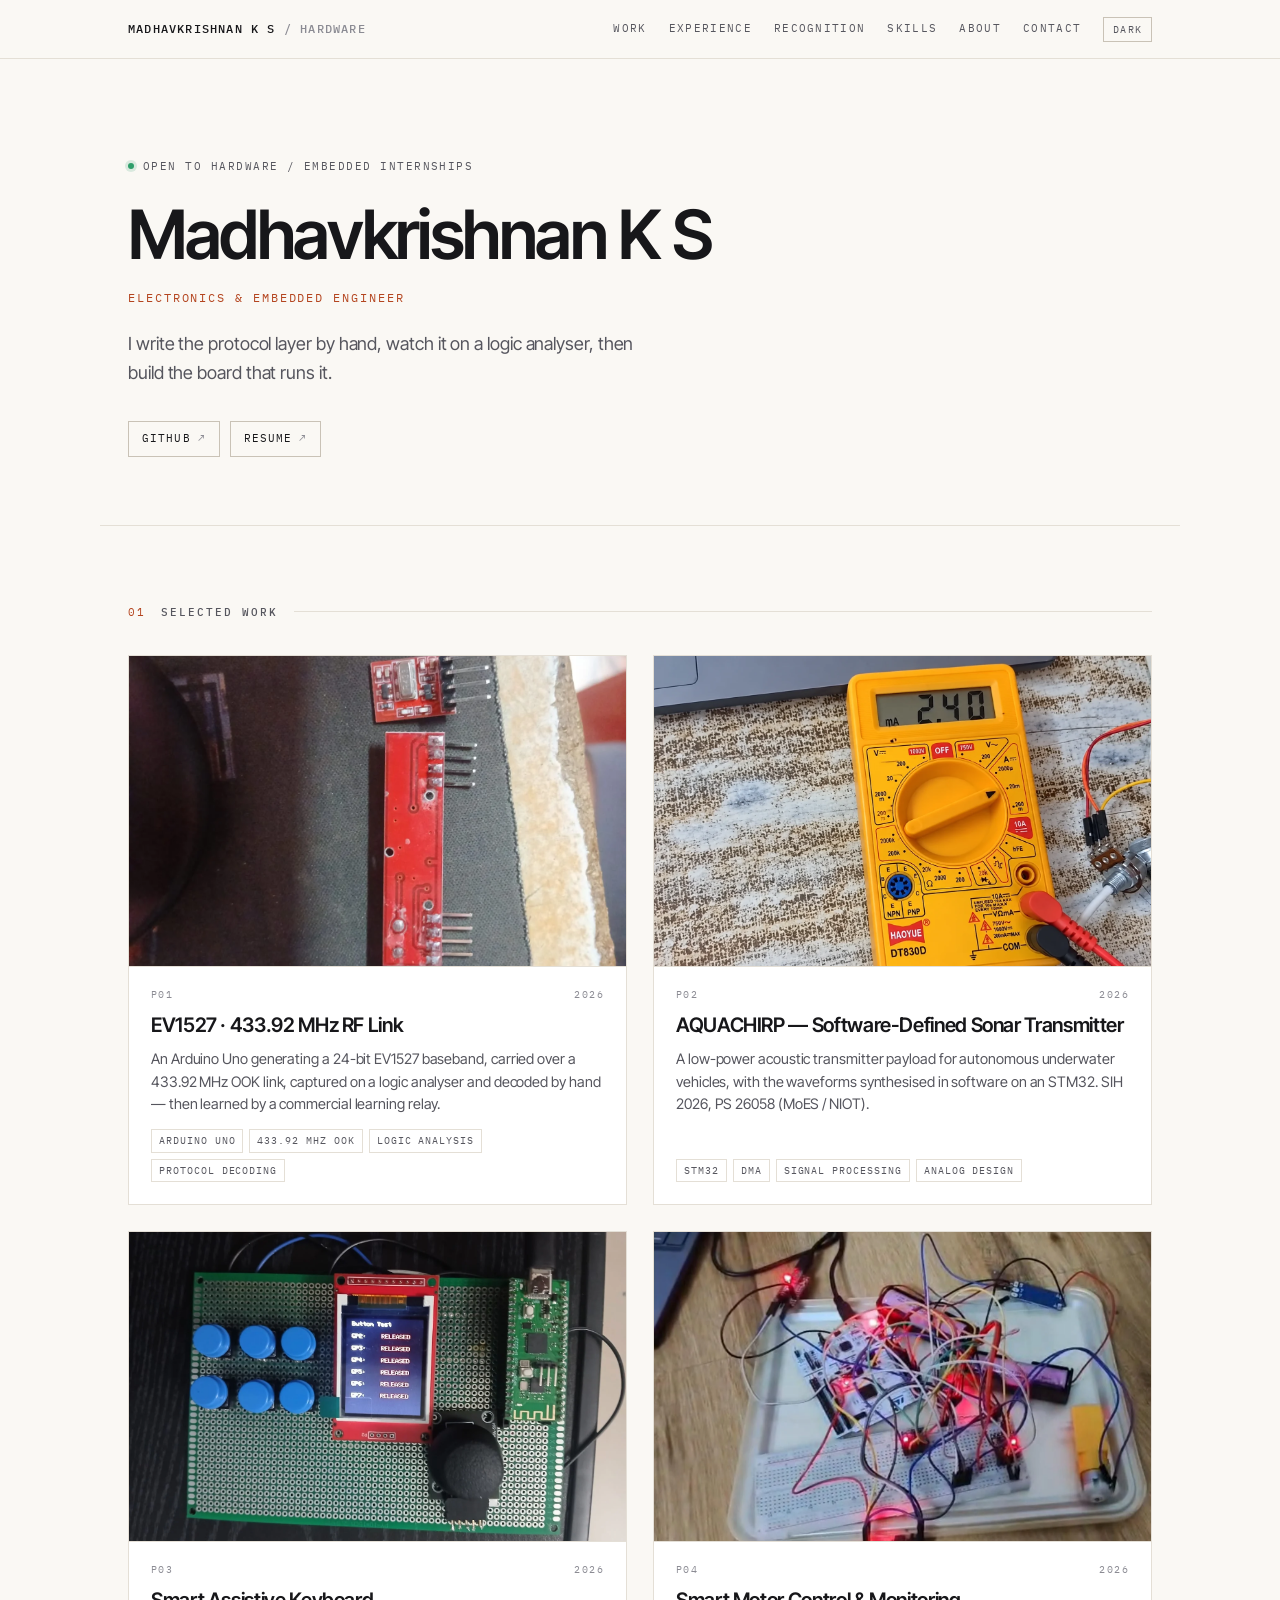
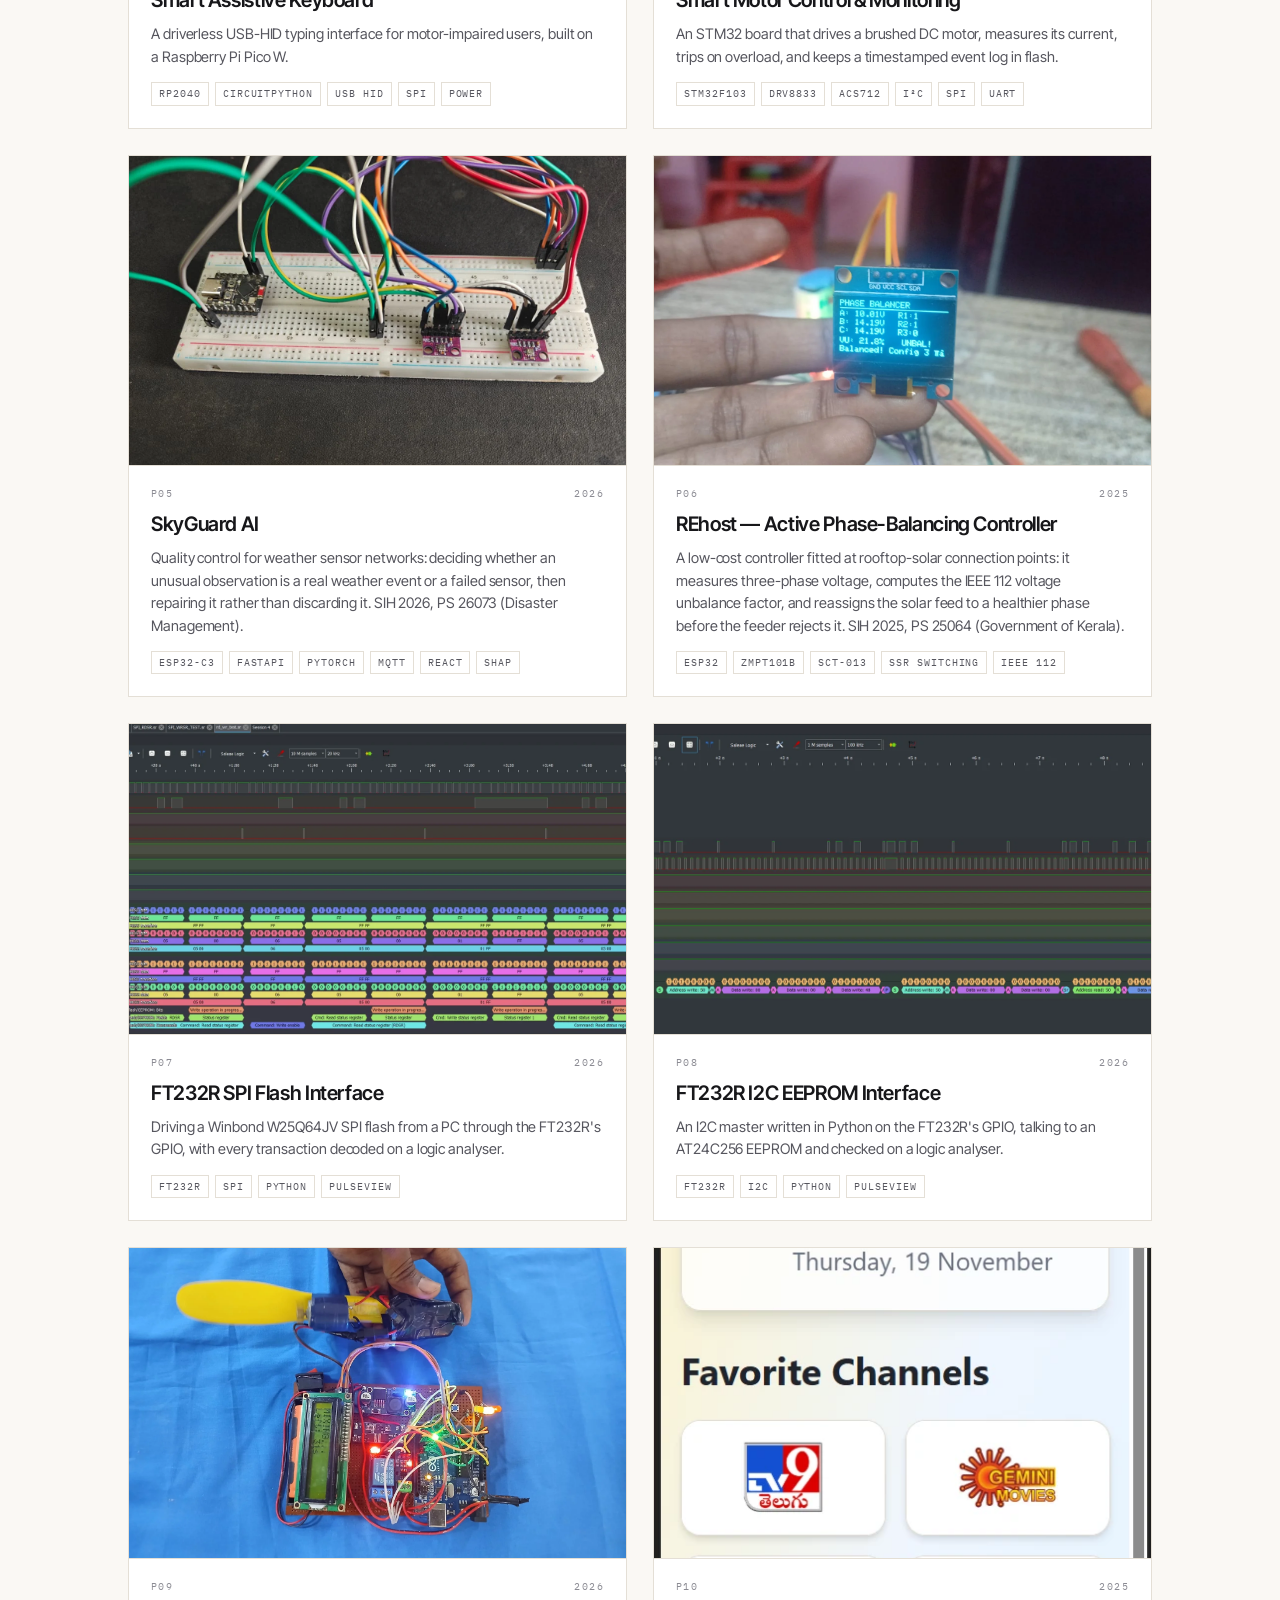
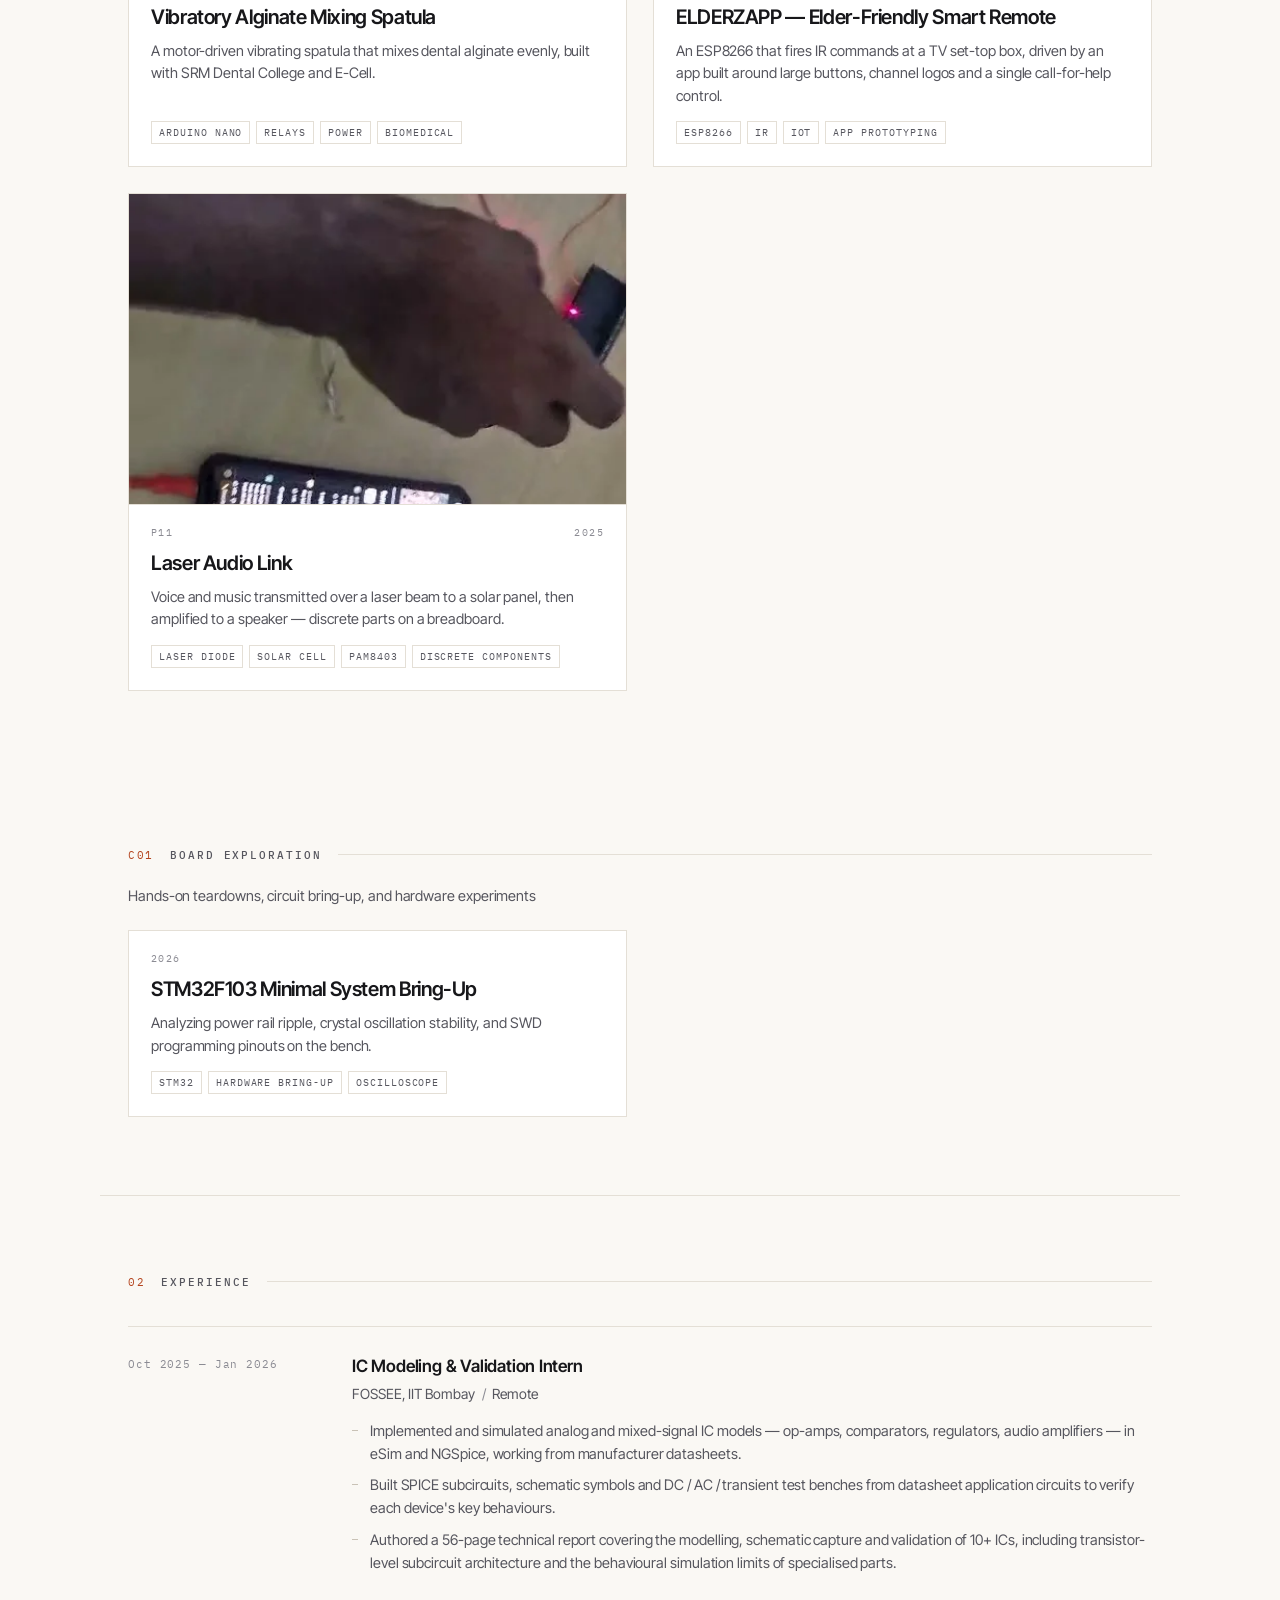
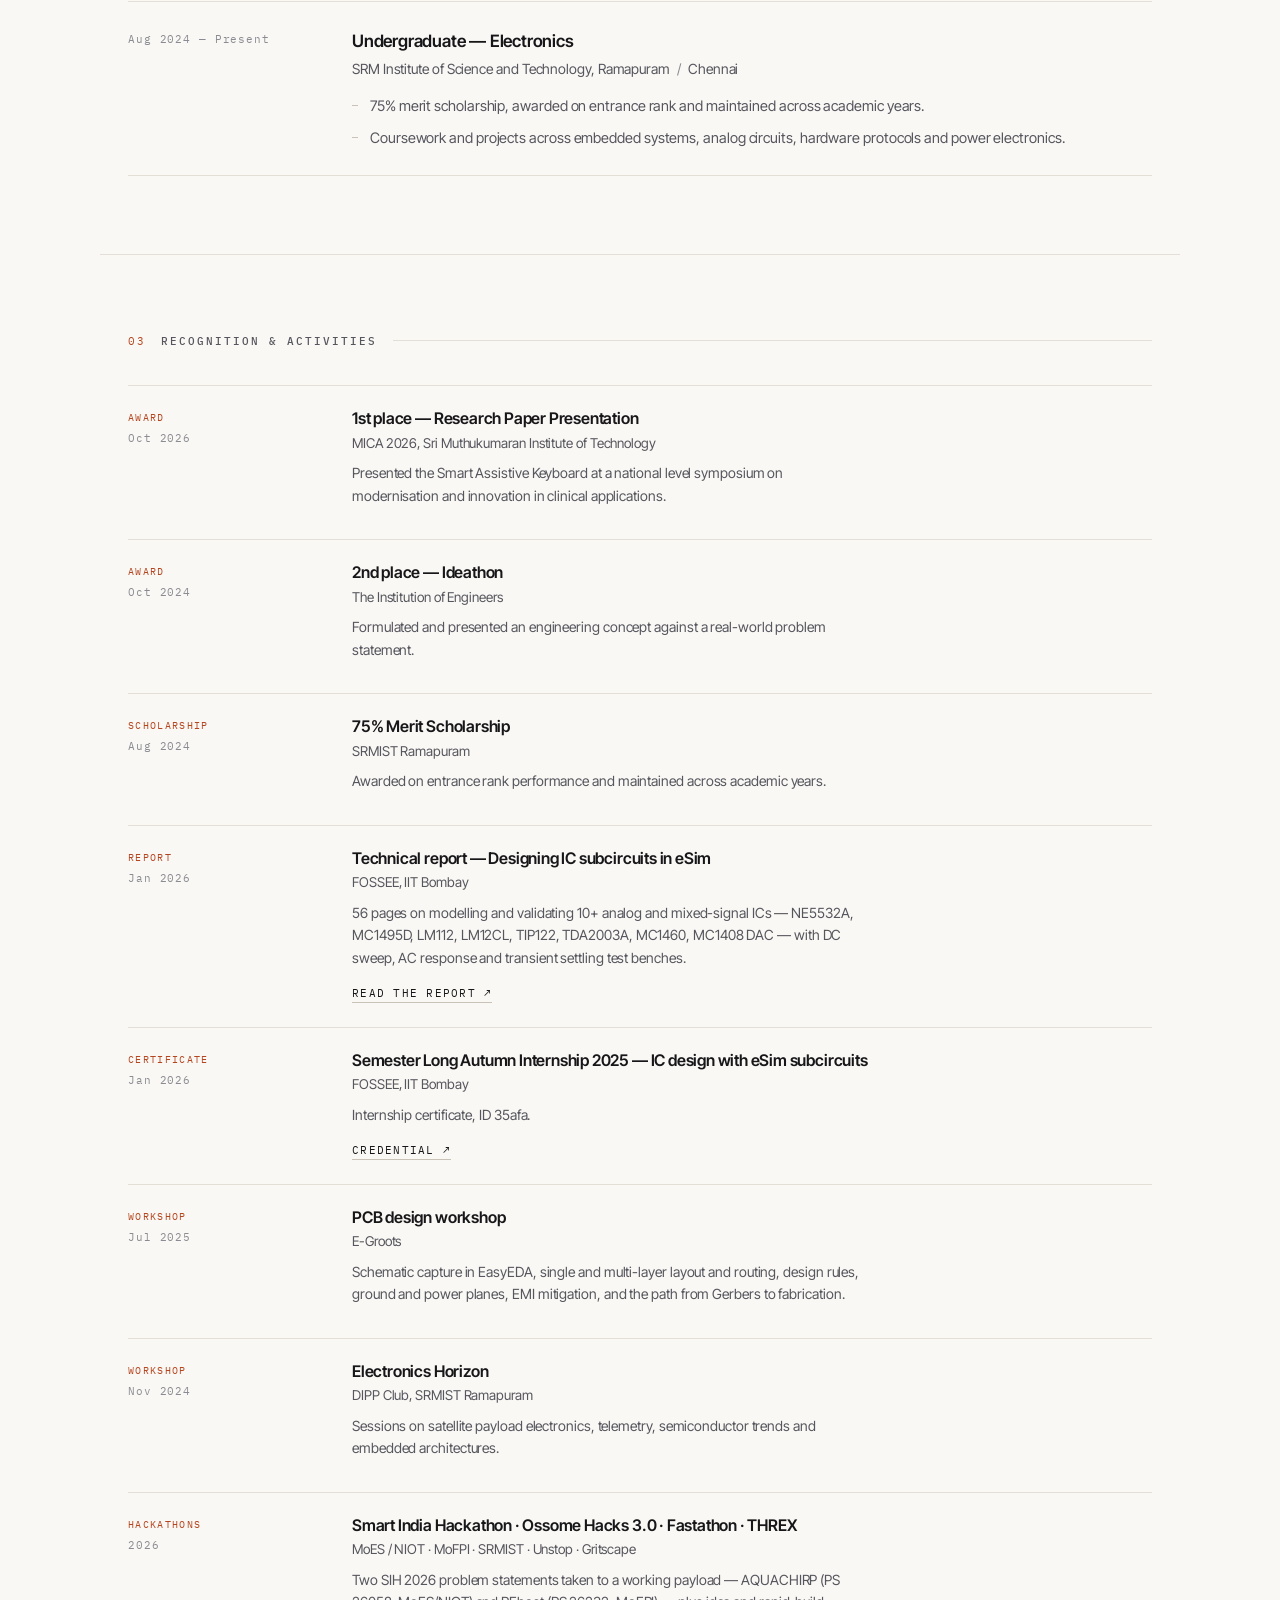
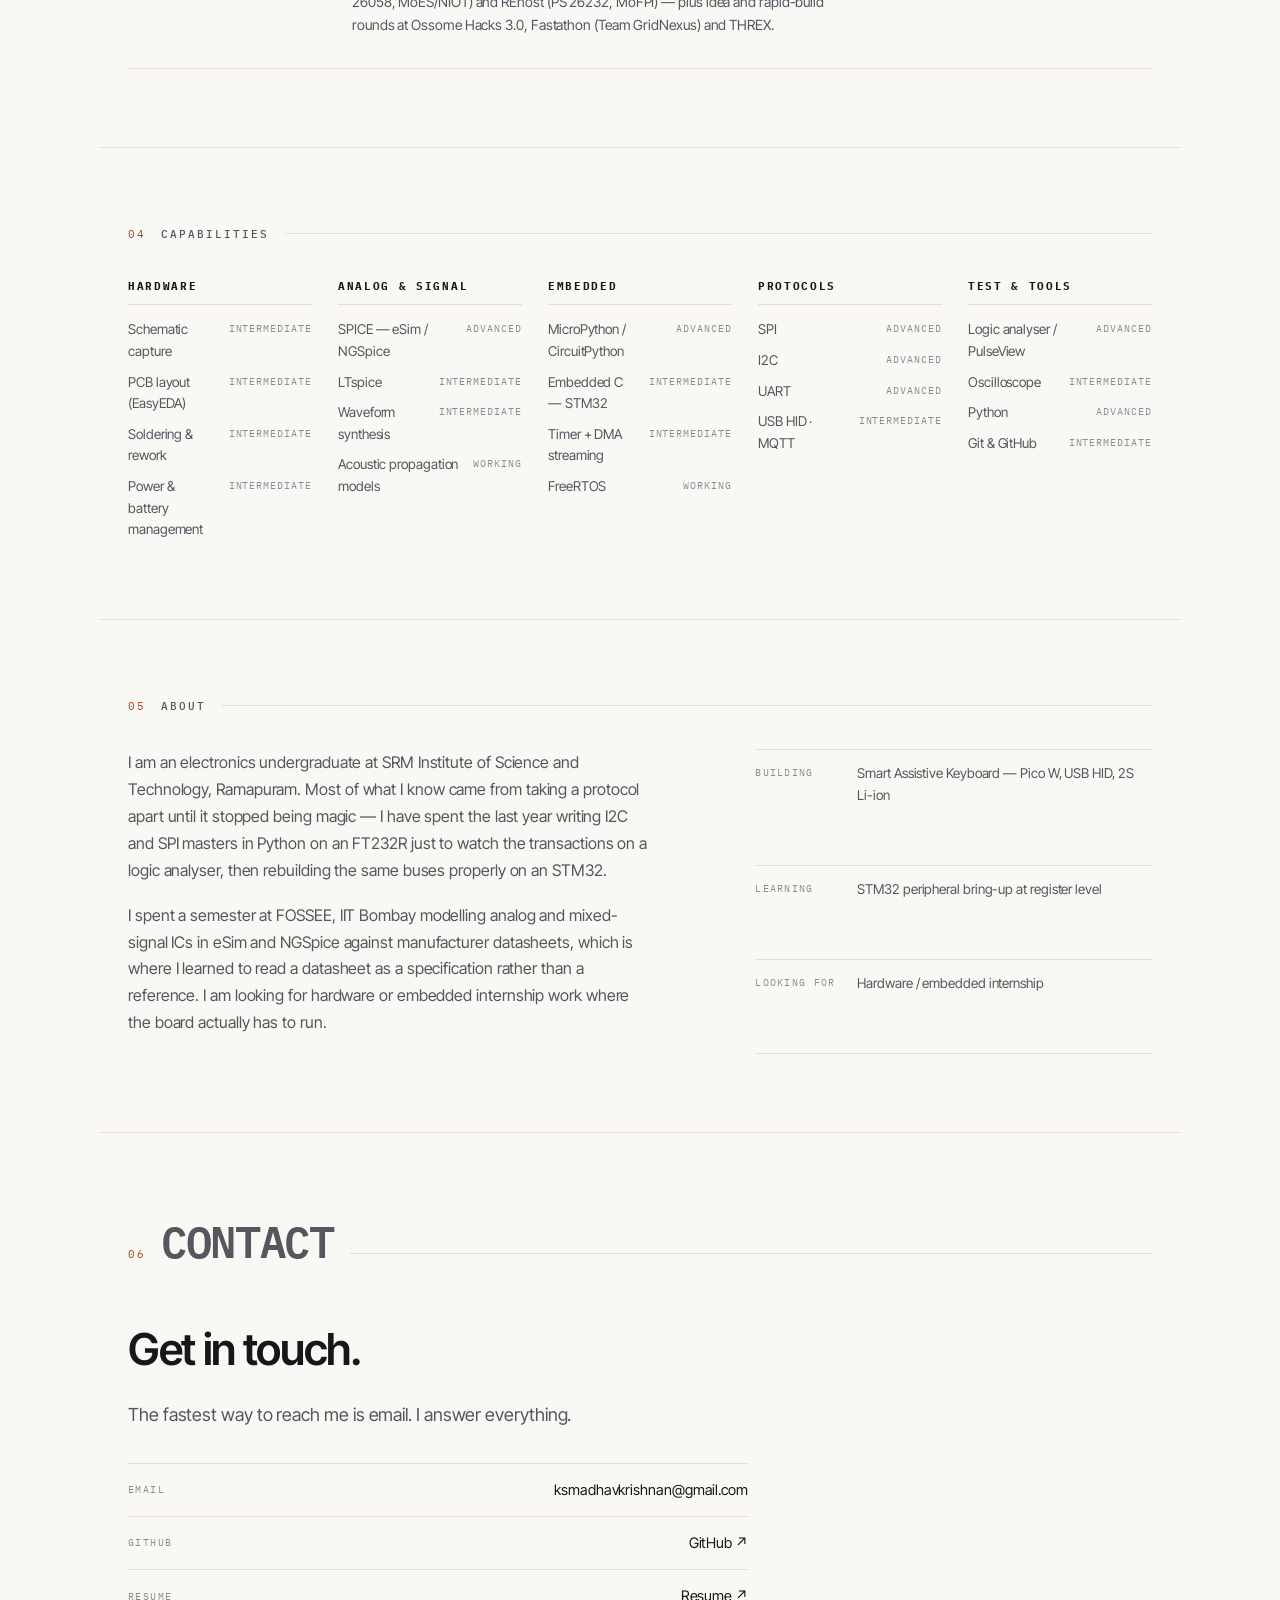
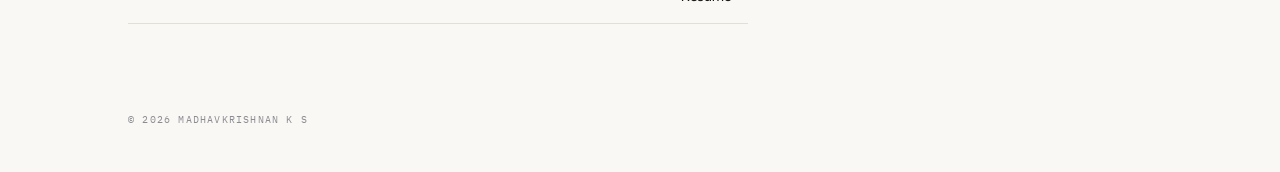
<file: index.html>
<!DOCTYPE html>
<html lang="en" data-theme="light">

<head>
  <meta charset="utf-8">
  <meta name="viewport" content="width=device-width, initial-scale=1">
  <title>Madhavkrishnan K S — Hardware &amp; Embedded Engineer</title>
  <meta name="description"
    content="Hardware and embedded engineering portfolio: board design, firmware, bring-up and validation work.">
  <meta property="og:title" content="Madhavkrishnan K S — Hardware &amp; Embedded Engineer">
  <meta property="og:description"
    content="Hardware and embedded engineering portfolio: board design, firmware, bring-up and validation work.">
  <meta property="og:type" content="website">
  <link rel="preconnect" href="https://fonts.googleapis.com">
  <link rel="preconnect" href="https://fonts.gstatic.com" crossorigin>
  <link
    href="https://fonts.googleapis.com/css2?family=IBM+Plex+Mono:wght@400;500&family=Inter+Tight:wght@400;500;600&display=swap"
    rel="stylesheet">
  <link rel="stylesheet" href="styles.css">
  <link rel="icon"
    href="data:image/svg+xml,%3Csvg xmlns='http://www.w3.org/2000/svg' viewBox='0 0 32 32'%3E%3Crect width='32' height='32' fill='%23faf8f4'/%3E%3Cpath d='M6 22V10h4v12zM14 22V10h4l4 7V10h4v12h-4l-4-7v7z' fill='%23b4451f'/%3E%3C/svg%3E">
</head>

<body>

  <header class="site-head">
    <div class="wrap site-head-inner">
      <a class="brand" href="index.html">Madhavkrishnan K S<span>&nbsp;/&nbsp;hardware</span></a>
      <nav class="nav">
        <a href="#work">Work</a>
        <a href="#experience" class="hide-sm">Experience</a>
        <a href="#recognition" class="hide-sm">Recognition</a>
        <a href="#skills" class="hide-sm">Skills</a>
        <a href="#about" class="hide-xs">About</a>
        <a href="#contact">Contact</a>
        <button class="theme-toggle" data-theme-toggle type="button" aria-label="Switch colour theme">Dark</button>
      </nav>
    </div>
  </header>

  <main>

    <section class="hero wrap" data-hero></section>

    <section class="section wrap" id="work">
      <div class="section-head">
        <span class="section-num">01</span>
        <h2 class="section-title">Selected work</h2>
        <span class="section-rule"></span>
      </div>
      <div class="work-grid" data-projects></div>
    </section>

    <div data-custom-sections></div>

    <section class="section wrap" id="experience">
      <div class="section-head">
        <span class="section-num">02</span>
        <h2 class="section-title">Experience</h2>
        <span class="section-rule"></span>
      </div>
      <div class="xp" data-experience></div>
    </section>

    <section class="section wrap" id="recognition">
      <div class="section-head">
        <span class="section-num">03</span>
        <h2 class="section-title">Recognition &amp; activities</h2>
        <span class="section-rule"></span>
      </div>
      <div class="rec" data-recognition></div>
    </section>

    <section class="section wrap" id="skills">
      <div class="section-head">
        <span class="section-num">04</span>
        <h2 class="section-title">Capabilities</h2>
        <span class="section-rule"></span>
      </div>
      <div class="skills-grid" data-skills></div>
    </section>

    <section class="section wrap" id="about">
      <div class="section-head">
        <span class="section-num">05</span>
        <h2 class="section-title">About</h2>
        <span class="section-rule"></span>
      </div>
      <div data-about></div>
    </section>

    <section class="contact wrap" id="contact">
      <div class="section-head">
        <span class="section-num">06</span>
        <h2 class="section-title">Contact</h2>
        <span class="section-rule"></span>
      </div>
      <div data-contact></div>
    </section>

  </main>

  <footer class="wrap site-foot">
    <span data-admin-trigger title="Triple-click for Admin Access">&copy; <span data-year>2026</span> Madhavkrishnan K S</span>
  </footer>

  <script src="data.js"></script>
  <script src="main.js"></script>
</body>

</html>
</file>
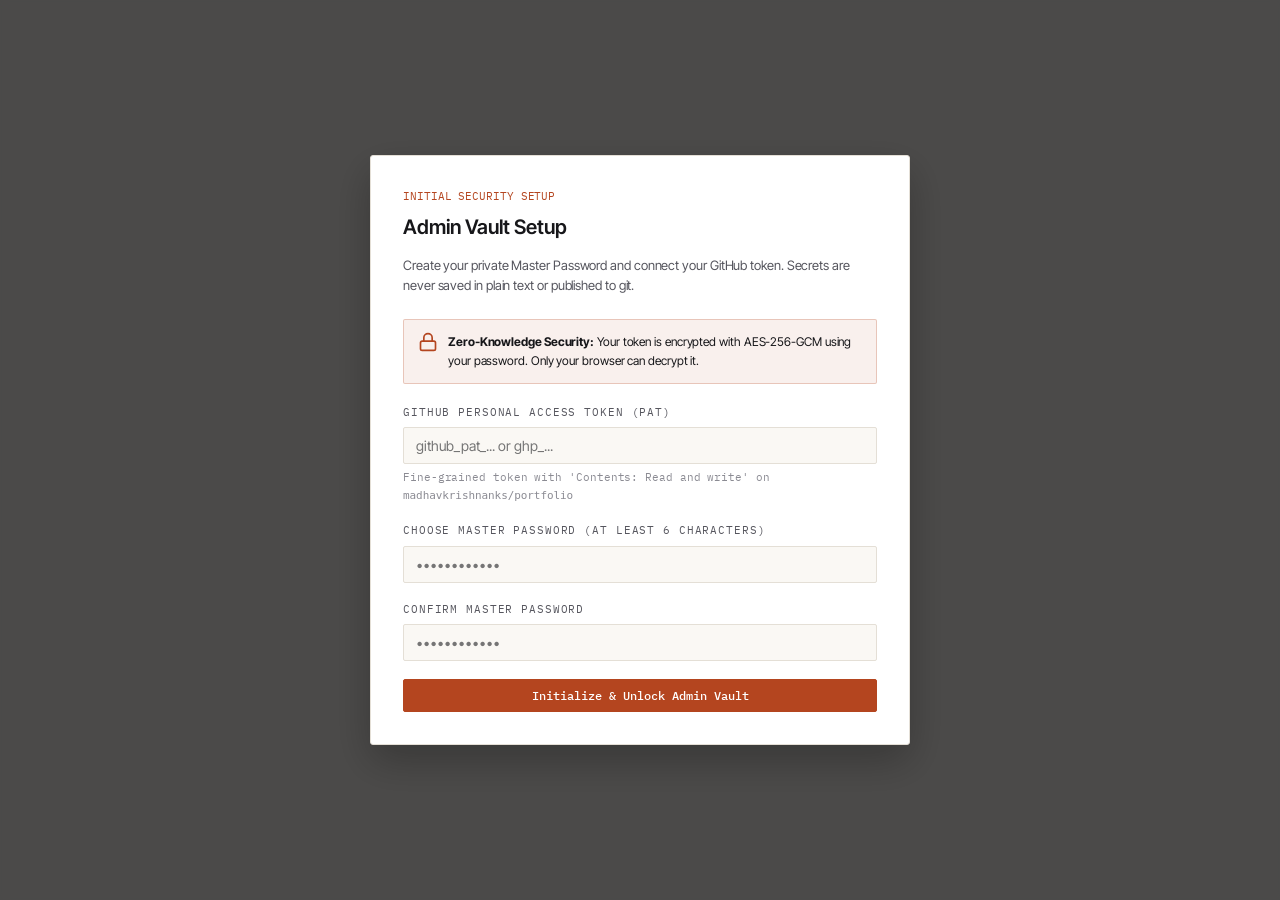
<file: admin.html>
<!DOCTYPE html>
<html lang="en" data-theme="light">

<head>
  <meta charset="utf-8">
  <meta name="viewport" content="width=device-width, initial-scale=1">
  <title>Portfolio Admin — Madhavkrishnan K S</title>
  <link rel="preconnect" href="https://fonts.googleapis.com">
  <link rel="preconnect" href="https://fonts.gstatic.com" crossorigin>
  <link
    href="https://fonts.googleapis.com/css2?family=IBM+Plex+Mono:wght@400;500;600&family=Inter+Tight:wght@400;500;600;700&display=swap"
    rel="stylesheet">
  <link rel="stylesheet" href="styles.css">
  <style>
    /* Admin Dashboard Specific Styles */
    :root {
      --admin-bg: var(--bg);
      --admin-surface: var(--surface);
      --admin-border: var(--rule);
      --admin-accent: var(--accent);
      --admin-danger: #c53030;
      --admin-success: #2f855a;
    }

    body.admin-body {
      background-color: var(--admin-bg);
      color: var(--ink);
      font-family: var(--sans);
      min-height: 100vh;
      display: flex;
      flex-direction: column;
    }

    /* Top Bar */
    .admin-bar {
      border-bottom: 1px solid var(--admin-border);
      background: var(--admin-surface);
      position: sticky;
      top: 0;
      z-index: 50;
      padding: 12px 0;
    }

    .admin-bar-inner {
      display: flex;
      align-items: center;
      justify-content: space-between;
      gap: 16px;
      flex-wrap: wrap;
    }

    .admin-brand {
      display: flex;
      align-items: center;
      gap: 10px;
      font-family: var(--mono);
      font-weight: 500;
      font-size: 14px;
    }

    .admin-badge {
      font-size: 10px;
      text-transform: uppercase;
      letter-spacing: 0.1em;
      padding: 3px 8px;
      border: 1px solid var(--admin-accent);
      color: var(--admin-accent);
      border-radius: 2px;
    }

    .admin-actions {
      display: flex;
      align-items: center;
      gap: 10px;
    }

    /* Buttons */
    .btn {
      font-family: var(--mono);
      font-size: 12px;
      padding: 8px 14px;
      border: 1px solid var(--admin-border);
      background: var(--admin-surface);
      color: var(--ink);
      cursor: pointer;
      display: inline-flex;
      align-items: center;
      gap: 6px;
      border-radius: 2px;
      transition: all 0.15s ease;
      text-decoration: none;
    }

    .btn:hover {
      border-color: var(--ink-2);
    }

    .btn-primary {
      background: var(--admin-accent);
      color: #fff !important;
      border-color: var(--admin-accent);
      font-weight: 500;
    }

    .btn-primary:hover {
      opacity: 0.9;
    }

    .btn-primary:disabled {
      opacity: 0.5;
      cursor: not-allowed;
    }

    .btn-danger {
      color: var(--admin-danger);
      border-color: rgba(197, 48, 48, 0.4);
    }

    .btn-danger:hover {
      background: rgba(197, 48, 48, 0.08);
      border-color: var(--admin-danger);
    }

    .btn-sm {
      padding: 4px 10px;
      font-size: 11px;
    }

    /* Tabs */
    .admin-nav {
      display: flex;
      gap: 4px;
      border-bottom: 1px solid var(--admin-border);
      margin-top: 18px;
      overflow-x: auto;
      padding-bottom: 2px;
    }

    .tab-btn {
      font-family: var(--mono);
      font-size: 12px;
      padding: 10px 16px;
      border: 1px solid transparent;
      border-bottom: none;
      background: none;
      color: var(--ink-2);
      cursor: pointer;
      white-space: nowrap;
      transition: all 0.15s ease;
    }

    .tab-btn:hover {
      color: var(--ink);
    }

    .tab-btn.active {
      color: var(--admin-accent);
      border-color: var(--admin-border);
      border-bottom-color: var(--admin-surface);
      background: var(--admin-surface);
      margin-bottom: -1px;
      font-weight: 500;
    }

    /* Content Area */
    .admin-main {
      flex: 1;
      padding: 28px 0 60px;
    }

    .tab-pane {
      display: none;
    }

    .tab-pane.active {
      display: block;
    }

    /* Cards & Containers */
    .admin-card {
      background: var(--admin-surface);
      border: 1px solid var(--admin-border);
      padding: 24px;
      margin-bottom: 20px;
      border-radius: 2px;
    }

    .admin-card-head {
      display: flex;
      align-items: center;
      justify-content: space-between;
      margin-bottom: 18px;
      border-bottom: 1px solid var(--admin-border);
      padding-bottom: 12px;
    }

    .admin-card-title {
      font-size: 16px;
      font-weight: 600;
      margin: 0;
      display: flex;
      align-items: center;
      gap: 8px;
    }

    /* Forms */
    .form-group {
      margin-bottom: 18px;
    }

    .form-label {
      display: block;
      font-family: var(--mono);
      font-size: 11px;
      letter-spacing: 0.08em;
      text-transform: uppercase;
      color: var(--ink-2);
      margin-bottom: 6px;
    }

    .form-control {
      width: 100%;
      padding: 9px 12px;
      font-family: var(--sans);
      font-size: 14px;
      background: var(--admin-bg);
      border: 1px solid var(--admin-border);
      color: var(--ink);
      border-radius: 2px;
      outline: none;
      transition: border-color 0.15s ease;
      box-sizing: border-box;
    }

    .form-control:focus {
      border-color: var(--admin-accent);
    }

    textarea.form-control {
      min-height: 90px;
      resize: vertical;
      line-height: 1.5;
    }

    .form-hint {
      font-size: 11px;
      color: var(--ink-3);
      margin-top: 5px;
      font-family: var(--mono);
    }

    .form-row {
      display: grid;
      grid-template-columns: repeat(auto-fit, minmax(240px, 1fr));
      gap: 16px;
    }

    /* Item List */
    .item-list {
      display: flex;
      flex-direction: column;
      gap: 12px;
    }

    .item-row {
      display: flex;
      align-items: center;
      justify-content: space-between;
      padding: 14px 16px;
      border: 1px solid var(--admin-border);
      background: var(--admin-bg);
      border-radius: 2px;
      gap: 16px;
    }

    .item-info {
      flex: 1;
      min-width: 0;
    }

    .item-title {
      font-size: 14px;
      font-weight: 600;
      margin-bottom: 4px;
      display: flex;
      align-items: center;
      gap: 8px;
    }

    .item-meta {
      font-family: var(--mono);
      font-size: 11px;
      color: var(--ink-3);
    }

    .item-actions {
      display: flex;
      align-items: center;
      gap: 8px;
    }

    /* Media Uploader */
    .upload-zone {
      border: 2px dashed var(--admin-border);
      padding: 30px 20px;
      text-align: center;
      cursor: pointer;
      background: var(--admin-bg);
      border-radius: 2px;
      transition: all 0.2s ease;
      margin-bottom: 16px;
    }

    .upload-zone:hover,
    .upload-zone.dragover {
      border-color: var(--admin-accent);
      background: rgba(180, 69, 31, 0.04);
    }

    .upload-zone-icon {
      font-size: 28px;
      color: var(--admin-accent);
      margin-bottom: 8px;
    }

    .upload-zone-text {
      font-size: 13px;
      color: var(--ink-2);
    }

    .upload-zone-hint {
      font-size: 11px;
      color: var(--ink-3);
      font-family: var(--mono);
      margin-top: 4px;
    }

    .media-gallery-grid {
      display: grid;
      grid-template-columns: repeat(auto-fill, minmax(180px, 1fr));
      gap: 14px;
      margin-top: 14px;
    }

    .media-thumb-card {
      position: relative;
      border: 1px solid var(--admin-border);
      background: var(--admin-surface);
      border-radius: 2px;
      overflow: hidden;
    }

    .media-thumb-img {
      width: 100%;
      aspect-ratio: 16 / 9;
      object-fit: cover;
      display: block;
      background: #111;
    }

    .media-thumb-body {
      padding: 8px 10px;
    }

    .media-thumb-caption {
      font-size: 11px;
      color: var(--ink-2);
      width: 100%;
      border: 1px solid transparent;
      padding: 4px;
      border-radius: 2px;
    }

    .media-thumb-caption:focus {
      border-color: var(--admin-accent);
      background: var(--admin-bg);
    }

    .media-thumb-del {
      position: absolute;
      top: 6px;
      right: 6px;
      background: rgba(0, 0, 0, 0.75);
      color: #fff;
      border: none;
      width: 22px;
      height: 22px;
      border-radius: 50%;
      cursor: pointer;
      display: grid;
      place-items: center;
      font-size: 12px;
    }

    /* Modal / Auth Screen */
    .modal-backdrop {
      position: fixed;
      inset: 0;
      background: rgba(0, 0, 0, 0.7);
      backdrop-filter: blur(4px);
      display: flex;
      align-items: center;
      justify-content: center;
      z-index: 100;
      padding: 20px;
    }

    .modal-box {
      background: var(--admin-surface);
      border: 1px solid var(--admin-border);
      width: 100%;
      max-width: 540px;
      padding: 32px;
      border-radius: 3px;
      box-shadow: 0 16px 40px rgba(0, 0, 0, 0.25);
    }

    .modal-box-lg {
      max-width: 820px;
      max-height: 90vh;
      overflow-y: auto;
    }

    .modal-title {
      font-size: 20px;
      font-weight: 600;
      margin: 0 0 8px;
    }

    .modal-sub {
      font-size: 13px;
      color: var(--ink-2);
      margin-bottom: 24px;
      line-height: 1.5;
    }

    /* Security callout */
    .vault-banner {
      background: rgba(180, 69, 31, 0.08);
      border: 1px solid rgba(180, 69, 31, 0.25);
      padding: 12px 14px;
      border-radius: 2px;
      font-size: 12px;
      color: var(--ink);
      margin-bottom: 20px;
      display: flex;
      gap: 10px;
    }

    .vault-banner svg {
      flex-shrink: 0;
      color: var(--admin-accent);
    }

    /* Status notification toast */
    .toast-container {
      position: fixed;
      bottom: 24px;
      right: 24px;
      z-index: 150;
      display: flex;
      flex-direction: column;
      gap: 10px;
    }

    .toast {
      background: var(--ink);
      color: var(--bg);
      padding: 12px 18px;
      border-radius: 2px;
      font-family: var(--mono);
      font-size: 12px;
      box-shadow: 0 4px 14px rgba(0, 0, 0, 0.2);
      display: flex;
      align-items: center;
      gap: 10px;
      animation: toastIn 0.25s ease;
    }

    .toast-success {
      border-left: 4px solid var(--admin-success);
    }

    .toast-error {
      border-left: 4px solid var(--admin-danger);
    }

    @keyframes toastIn {
      from {
        opacity: 0;
        transform: translateY(10px);
      }
      to {
        opacity: 1;
        transform: translateY(0);
      }
    }

    /* Responsive */
    @media (max-width: 680px) {
      .admin-bar-inner {
        flex-direction: column;
        align-items: stretch;
      }
      .admin-actions {
        justify-content: flex-end;
      }
      .modal-box {
        padding: 20px;
      }
    }
  </style>
</head>

<body class="admin-body">

  <!-- AUTH SCREEN MODAL (Visible when locked) -->
  <div class="modal-backdrop" id="auth-modal" style="display: flex;">
    <div class="modal-box" id="auth-screen">
      <!-- Injected dynamically: either Login or Initial Setup -->
      <div id="auth-content">
        <div style="font-family: var(--mono); font-size: 11px; text-transform: uppercase; color: var(--admin-accent); margin-bottom: 6px;">Initial Security Setup</div>
        <h2 class="modal-title">Admin Vault Setup</h2>
        <p class="modal-sub">Create your private Master Password and connect your GitHub token. Secrets are never saved in plain text or published to git.</p>
        
        <div class="vault-banner">
          <svg width="20" height="20" viewBox="0 0 24 24" fill="none" stroke="currentColor" stroke-width="2"><rect x="3" y="11" width="18" height="11" rx="2" ry="2"></rect><path d="M7 11V7a5 5 0 0 1 10 0v4"></path></svg>
          <div><strong>Zero-Knowledge Security:</strong> Your token is encrypted with AES-256-GCM using your password. Only your browser can decrypt it.</div>
        </div>

        <form id="setup-form">
          <div class="form-group">
            <label class="form-label">GitHub Personal Access Token (PAT)</label>
            <input type="password" class="form-control" id="setup-token" placeholder="github_pat_... or ghp_..." required autocomplete="off">
            <div class="form-hint">Token with 'Contents: Read and write' on <code>madhavkrishnanks/portfolio</code></div>
          </div>
          <div class="form-group">
            <label class="form-label">Choose Master Password (at least 6 characters)</label>
            <input type="password" class="form-control" id="setup-pass" required minlength="6" placeholder="••••••••••••">
          </div>
          <div class="form-group">
            <label class="form-label">Confirm Master Password</label>
            <input type="password" class="form-control" id="setup-pass-confirm" required minlength="6" placeholder="••••••••••••">
          </div>
          <div id="setup-error" style="color: var(--admin-danger); font-size: 12px; margin-bottom: 12px; display: none;"></div>
          <button type="submit" class="btn btn-primary" style="width: 100%; justify-content: center;" id="btn-submit-setup">
            Initialize & Unlock Admin Vault
          </button>
        </form>
      </div>
    </div>
  </div>

  <!-- MAIN ADMIN APP (Hidden until unlocked) -->
  <div id="admin-app" style="display: none;">
    <!-- Top Action Bar -->
    <header class="admin-bar">
      <div class="wrap admin-bar-inner">
        <div class="admin-brand">
          <span>Madhavkrishnan</span>
          <span class="admin-badge">Admin Studio</span>
          <span id="repo-status" style="font-size: 11px; color: var(--ink-3);">● Authenticated</span>
        </div>
        <div class="admin-actions">
          <button class="btn btn-sm" id="btn-preview-draft" title="Preview site with your unsaved draft">
            Preview Draft ↗
          </button>
          <button class="btn btn-sm" id="btn-backup-data" title="Download data.js to your device as backup">
            Backup data.js
          </button>
          <button class="btn btn-sm btn-primary" id="btn-publish-github">
            <span id="publish-spinner" style="display: none;">⏳</span> Publish to GitHub
          </button>
          <button class="btn btn-sm btn-danger" id="btn-lock" title="Lock session">
            Lock 🔒
          </button>
        </div>
      </div>
      <div class="wrap">
        <nav class="admin-nav">
          <button class="tab-btn active" data-tab="tab-projects">Projects & Photos</button>
          <button class="tab-btn" data-tab="tab-custom">Custom Sections</button>
          <button class="tab-btn" data-tab="tab-profile">Profile & About</button>
          <button class="tab-btn" data-tab="tab-experience">Experience & Awards</button>
          <button class="tab-btn" data-tab="tab-skills">Skills</button>
        </nav>
      </div>
    </header>

    <!-- Content Workspace -->
    <main class="wrap admin-main">

      <!-- ================= TAB: PROJECTS ================= -->
      <div class="tab-pane active" id="tab-projects">
        <div class="admin-card">
          <div class="admin-card-head">
            <div>
              <h3 class="admin-card-title">Projects</h3>
              <span class="form-hint">Manage your engineering projects, circuit descriptions, and hardware photos.</span>
            </div>
            <button class="btn btn-primary btn-sm" id="btn-add-project">+ Add New Project</button>
          </div>
          <div class="item-list" id="projects-list">
            <!-- Rendered by JS -->
          </div>
        </div>
      </div>

      <!-- ================= TAB: CUSTOM SECTIONS ================= -->
      <div class="tab-pane" id="tab-custom">
        <div class="admin-card">
          <div class="admin-card-head">
            <div>
              <h3 class="admin-card-title">Custom Sections (Board Exploration, Lab Notes)</h3>
              <span class="form-hint">Create arbitrary standalone sections with cards, photos, and writeups.</span>
            </div>
            <button class="btn btn-primary btn-sm" id="btn-add-section">+ Add New Section</button>
          </div>
          <div id="custom-sections-container">
            <!-- Rendered by JS -->
          </div>
        </div>
      </div>

      <!-- ================= TAB: PROFILE & ABOUT ================= -->
      <div class="tab-pane" id="tab-profile">
        <div class="admin-card">
          <div class="admin-card-head">
            <h3 class="admin-card-title">Profile & Bio</h3>
            <button class="btn btn-sm btn-primary" id="btn-save-profile">Save Profile Changes</button>
          </div>
          <div class="form-row">
            <div class="form-group">
              <label class="form-label">Full Name</label>
              <input type="text" class="form-control" id="prof-name">
            </div>
            <div class="form-group">
              <label class="form-label">Professional Role</label>
              <input type="text" class="form-control" id="prof-role">
            </div>
          </div>
          <div class="form-group">
            <label class="form-label">Hero Tagline</label>
            <textarea class="form-control" id="prof-tagline" rows="2"></textarea>
          </div>
          <div class="form-row">
            <div class="form-group">
              <label class="form-label">Status Banner</label>
              <input type="text" class="form-control" id="prof-status">
              <span class="form-hint">e.g. Open to hardware / embedded internships</span>
            </div>
            <div class="form-group">
              <label class="form-label">Location</label>
              <input type="text" class="form-control" id="prof-location">
            </div>
            <div class="form-group">
              <label class="form-label">Contact Email</label>
              <input type="email" class="form-control" id="prof-email">
            </div>
          </div>
        </div>

        <div class="admin-card">
          <div class="admin-card-head">
            <h3 class="admin-card-title">About Section & Highlights</h3>
            <button class="btn btn-sm btn-primary" id="btn-save-about">Save About Changes</button>
          </div>
          <div class="form-group">
            <label class="form-label">About Paragraphs (One per paragraph, separated by empty line)</label>
            <textarea class="form-control" id="about-paragraphs" rows="6"></textarea>
          </div>
          <div class="form-row">
            <div class="form-group">
              <label class="form-label">Now Building</label>
              <input type="text" class="form-control" id="now-building">
            </div>
            <div class="form-group">
              <label class="form-label">Now Learning</label>
              <input type="text" class="form-control" id="now-learning">
            </div>
            <div class="form-group">
              <label class="form-label">Looking For</label>
              <input type="text" class="form-control" id="now-looking">
            </div>
          </div>
        </div>
      </div>

      <!-- ================= TAB: EXPERIENCE & RECOGNITION ================= -->
      <div class="tab-pane" id="tab-experience">
        <div class="admin-card">
          <div class="admin-card-head">
            <h3 class="admin-card-title">Work & Education Experience</h3>
            <button class="btn btn-sm btn-primary" id="btn-add-experience">+ Add Experience</button>
          </div>
          <div class="item-list" id="experience-list">
            <!-- Rendered by JS -->
          </div>
        </div>

        <div class="admin-card">
          <div class="admin-card-head">
            <h3 class="admin-card-title">Recognition & Awards</h3>
            <button class="btn btn-sm btn-primary" id="btn-add-recognition">+ Add Recognition</button>
          </div>
          <div class="item-list" id="recognition-list">
            <!-- Rendered by JS -->
          </div>
        </div>
      </div>

      <!-- ================= TAB: SKILLS ================= -->
      <div class="tab-pane" id="tab-skills">
        <div class="admin-card">
          <div class="admin-card-head">
            <h3 class="admin-card-title">Skills & Capabilities</h3>
            <button class="btn btn-sm btn-primary" id="btn-add-skill-group">+ Add Skill Group</button>
          </div>
          <div id="skills-list">
            <!-- Rendered by JS -->
          </div>
        </div>
      </div>

    </main>
  </div>

  <!-- PROJECT EDIT MODAL -->
  <div class="modal-backdrop" id="project-modal" style="display: none;">
    <div class="modal-box modal-box-lg">
      <div class="admin-card-head" style="margin-bottom: 20px;">
        <h3 class="modal-title" id="project-modal-title">Edit Project</h3>
        <button class="btn btn-sm" id="btn-close-project-modal">✕ Close</button>
      </div>

      <input type="hidden" id="proj-edit-index">

      <div class="form-row">
        <div class="form-group" style="flex: 2;">
          <label class="form-label">Project Title</label>
          <input type="text" class="form-control" id="proj-title" placeholder="e.g. AQUACHIRP — Sonar Transmitter">
        </div>
        <div class="form-group" style="flex: 1;">
          <label class="form-label">URL Slug</label>
          <input type="text" class="form-control" id="proj-slug" placeholder="aquachirp">
          <span class="form-hint">Used in project.html?p=slug</span>
        </div>
      </div>

      <div class="form-row">
        <div class="form-group">
          <label class="form-label">Year</label>
          <input type="text" class="form-control" id="proj-year" placeholder="2026">
        </div>
        <div class="form-group">
          <label class="form-label">Role / Context</label>
          <input type="text" class="form-control" id="proj-role" placeholder="Solo — academic / Team Kestrel">
        </div>
      </div>

      <div class="form-group">
        <label class="form-label">Short Summary (Shows on card)</label>
        <textarea class="form-control" id="proj-summary" rows="2" placeholder="Brief technical punchline..."></textarea>
      </div>

      <div class="form-group">
        <label class="form-label">Tech Stack Tags (Comma separated)</label>
        <input type="text" class="form-control" id="proj-stack" placeholder="STM32, DMA, SPI, Signal Processing">
      </div>

      <div class="form-group">
        <label class="form-label">Detailed Body Paragraphs (One paragraph per double newline)</label>
        <textarea class="form-control" id="proj-body" rows="6" placeholder="Deep dive into the architecture, circuits, firmware..."></textarea>
      </div>

      <div class="form-group">
        <label class="form-label">Key Highlights (One per line)</label>
        <textarea class="form-control" id="proj-highlights" rows="4" placeholder="~8.1 mW draw at 3.3V&#10;Tested on bench with oscilloscope"></textarea>
      </div>

      <div class="form-group">
        <label class="form-label">Repository / Demo Link</label>
        <div class="form-row">
          <input type="text" class="form-control" id="proj-link-label" placeholder="Label (e.g. Repository)">
          <input type="text" class="form-control" id="proj-link-href" placeholder="URL (https://github.com/...)">
        </div>
      </div>

      <!-- Photo & Media Uploader Section -->
      <div class="form-group" style="margin-top: 24px; border-top: 1px solid var(--admin-border); padding-top: 18px;">
        <label class="form-label" style="font-size: 13px; color: var(--ink);">Project Photos & Media Gallery</label>
        <p class="form-hint" style="margin-bottom: 12px;">Photos you drop here are automatically optimized (crisp 2048px bicubic scaling, no blur, &lt;500KB) and committed straight to your GitHub repository!</p>
        
        <div class="upload-zone" id="proj-upload-zone">
          <div class="upload-zone-icon">📷</div>
          <div class="upload-zone-text">Click to choose photos or drag and drop here</div>
          <div class="upload-zone-hint">Supports JPG, PNG, WebP · Auto-resized to crisp Retina web format</div>
          <input type="file" id="proj-file-input" multiple accept="image/*" style="display: none;">
        </div>

        <div id="proj-upload-status" style="font-family: var(--mono); font-size: 11px; color: var(--admin-accent); margin-bottom: 10px;"></div>

        <div class="media-gallery-grid" id="proj-media-gallery">
          <!-- Rendered by JS -->
        </div>
      </div>

      <div style="display: flex; justify-content: flex-end; gap: 12px; margin-top: 24px;">
        <button class="btn" id="btn-cancel-project">Cancel</button>
        <button class="btn btn-primary" id="btn-save-project-data">Save Project to Draft</button>
      </div>
    </div>
  </div>

  <!-- TOAST NOTIFICATIONS -->
  <div class="toast-container" id="toast-container"></div>

  <!-- Scripts -->
  <script src="data.js"></script>
  <script src="admin.js"></script>
</body>

</html>
</file>
<file: styles.css>
/* ==================================================================
   Stylesheet — portfolio
   Plain CSS, no framework, no build step.
   ================================================================== */

:root {
  --bg: #faf8f4;
  --surface: #ffffff;
  --ink: #17171a;
  --ink-2: #56565e;
  --ink-3: #8b8b93;
  --rule: #e4dfd6;
  --rule-strong: #c9c2b6;
  --accent: #b4451f;
  --accent-ink: #ffffff;

  --sans: "Inter Tight", -apple-system, BlinkMacSystemFont, "Segoe UI", Roboto,
    Helvetica, Arial, sans-serif;
  --mono: "IBM Plex Mono", ui-monospace, SFMono-Regular, Menlo, Consolas,
    "Liberation Mono", monospace;

  --wrap: 1080px;
  --pad: 28px;
}

html[data-theme="dark"] {
  --bg: #111112;
  --surface: #17171a;
  --ink: #f2f0ec;
  --ink-2: #a9a9b2;
  --ink-3: #6f6f78;
  --rule: #2a2a2e;
  --rule-strong: #3d3d43;
  --accent: #e2764a;
  --accent-ink: #17171a;
}

* {
  box-sizing: border-box;
}

html {
  scroll-behavior: smooth;
  -webkit-text-size-adjust: 100%;
}

body {
  margin: 0;
  background: var(--bg);
  color: var(--ink);
  font-family: var(--sans);
  font-size: 16px;
  line-height: 1.6;
  letter-spacing: -0.005em;
  -webkit-font-smoothing: antialiased;
  text-rendering: optimizeLegibility;
}

a {
  color: inherit;
  text-decoration: none;
}

img {
  max-width: 100%;
  display: block;
}

::selection {
  background: var(--accent);
  color: var(--accent-ink);
}

/* ---------- layout ---------- */

.wrap {
  max-width: var(--wrap);
  margin: 0 auto;
  padding: 0 var(--pad);
}

.section {
  padding-block: 78px;
  border-top: 1px solid var(--rule);
}

.section:first-of-type {
  border-top: 0;
}

.section-head {
  display: flex;
  align-items: baseline;
  gap: 16px;
  margin-bottom: 34px;
}

.section-num {
  font-family: var(--mono);
  font-size: 11px;
  letter-spacing: 0.14em;
  color: var(--accent);
  text-transform: uppercase;
  white-space: nowrap;
}

.section-title {
  font-family: var(--mono);
  font-size: 11px;
  font-weight: 500;
  letter-spacing: 0.18em;
  text-transform: uppercase;
  color: var(--ink-2);
  margin: 0;
}

.section-rule {
  flex: 1;
  height: 1px;
  background: var(--rule);
  transform: translateY(-4px);
}

/* ---------- header ---------- */

.site-head {
  position: sticky;
  top: 0;
  z-index: 50;
  background: var(--bg);
  border-bottom: 1px solid var(--rule);
}

.site-head-inner {
  display: flex;
  align-items: center;
  justify-content: space-between;
  gap: 20px;
  height: 58px;
}

.brand {
  font-family: var(--mono);
  font-size: 12px;
  letter-spacing: 0.1em;
  text-transform: uppercase;
  font-weight: 500;
}

.brand span {
  color: var(--ink-3);
}

.nav {
  display: flex;
  align-items: center;
  gap: 22px;
}

.nav a {
  font-family: var(--mono);
  font-size: 11px;
  letter-spacing: 0.12em;
  text-transform: uppercase;
  color: var(--ink-2);
  padding: 4px 0;
  border-bottom: 1px solid transparent;
  transition: color 0.15s, border-color 0.15s;
}

.nav a:hover,
.nav a:focus-visible {
  color: var(--ink);
  border-bottom-color: var(--accent);
}

.theme-toggle {
  font-family: var(--mono);
  font-size: 10px;
  letter-spacing: 0.12em;
  text-transform: uppercase;
  color: var(--ink-2);
  background: transparent;
  border: 1px solid var(--rule-strong);
  padding: 5px 9px;
  cursor: pointer;
  transition: color 0.15s, border-color 0.15s;
}

.theme-toggle:hover {
  color: var(--ink);
  border-color: var(--ink-2);
}

/* ---------- hero ---------- */

.hero {
  padding-block: 92px 68px;
}

.hero-status {
  display: inline-flex;
  align-items: center;
  gap: 9px;
  font-family: var(--mono);
  font-size: 10.5px;
  letter-spacing: 0.14em;
  text-transform: uppercase;
  color: var(--ink-2);
  margin-bottom: 26px;
}

.dot {
  width: 6px;
  height: 6px;
  border-radius: 50%;
  background: #2f9e6a;
  box-shadow: 0 0 0 3px rgba(47, 158, 106, 0.16);
}

.hero h1 {
  font-size: clamp(38px, 6.4vw, 68px);
  line-height: 1.02;
  letter-spacing: -0.035em;
  font-weight: 600;
  margin: 0 0 18px;
  max-width: 15ch;
}

.hero-role {
  font-family: var(--mono);
  font-size: 12px;
  letter-spacing: 0.16em;
  text-transform: uppercase;
  color: var(--accent);
  margin: 0 0 22px;
}

.hero-tagline {
  font-size: 18px;
  line-height: 1.62;
  color: var(--ink-2);
  max-width: 54ch;
  margin: 0 0 34px;
}

.hero-links {
  display: flex;
  flex-wrap: wrap;
  gap: 10px;
}

.chip {
  display: inline-flex;
  align-items: center;
  gap: 7px;
  font-family: var(--mono);
  font-size: 11px;
  letter-spacing: 0.1em;
  text-transform: uppercase;
  color: var(--ink);
  border: 1px solid var(--rule-strong);
  padding: 8px 13px;
  transition: background 0.15s, color 0.15s, border-color 0.15s;
}

.chip:hover,
.chip:focus-visible {
  background: var(--ink);
  color: var(--bg);
  border-color: var(--ink);
}

.chip .arrow {
  color: var(--ink-3);
  transition: color 0.15s;
}

.chip:hover .arrow {
  color: var(--bg);
}

/* ---------- project grid ---------- */

.work-grid {
  display: grid;
  grid-template-columns: repeat(2, minmax(0, 1fr));
  gap: 26px;
}

.card {
  display: flex;
  flex-direction: column;
  border: 1px solid var(--rule);
  background: var(--surface);
  transition: border-color 0.18s, transform 0.18s;
}

.card:hover,
.card:focus-within {
  border-color: var(--rule-strong);
}

.card-media {
  position: relative;
  aspect-ratio: 16 / 10;
  background: var(--bg);
  border-bottom: 1px solid var(--rule);
  overflow: hidden;
  color: var(--ink-3);
}

.card-media svg,
.card-media img,
.custom-card-media img {
  width: 100%;
  height: 100%;
  display: block;
  object-fit: cover;
  transition: transform 0.5s cubic-bezier(0.2, 0.7, 0.2, 1);
}

.card:hover .card-media svg,
.card:hover .card-media img,
.custom-card:hover .custom-card-media img {
  transform: scale(1.035);
}

.custom-card-media {
  position: relative;
  aspect-ratio: 16 / 10;
  background: var(--bg);
  border-bottom: 1px solid var(--rule);
  overflow: hidden;
}

.custom-card-link {
  margin-top: 14px;
}

.section-sub {
  font-size: 14.5px;
  color: var(--ink-2);
  margin: -14px 0 24px;
  line-height: 1.5;
}

.card-body {
  padding: 20px 22px 22px;
  display: flex;
  flex-direction: column;
  gap: 10px;
  flex: 1;
}

.card-kicker {
  display: flex;
  justify-content: space-between;
  font-family: var(--mono);
  font-size: 10px;
  letter-spacing: 0.14em;
  text-transform: uppercase;
  color: var(--ink-3);
}

.card h3 {
  font-size: 20px;
  font-weight: 600;
  letter-spacing: -0.018em;
  margin: 0;
  line-height: 1.25;
}

.card h3 a::after {
  content: "";
  position: absolute;
  inset: 0;
}

.card {
  position: relative;
}

.card-summary {
  font-size: 14.5px;
  line-height: 1.55;
  color: var(--ink-2);
  margin: 0;
  flex: 1;
}

.tags {
  display: flex;
  flex-wrap: wrap;
  gap: 6px;
  margin-top: 4px;
}

.tag {
  font-family: var(--mono);
  font-size: 9.5px;
  letter-spacing: 0.1em;
  text-transform: uppercase;
  color: var(--ink-2);
  border: 1px solid var(--rule);
  padding: 3px 7px;
}

/* ---------- experience ---------- */

.xp {
  border-top: 1px solid var(--rule);
}

.xp-row {
  display: grid;
  grid-template-columns: 190px minmax(0, 1fr);
  gap: 34px;
  padding: 26px 0;
  border-bottom: 1px solid var(--rule);
}

.xp-period {
  font-family: var(--mono);
  font-size: 11px;
  letter-spacing: 0.08em;
  color: var(--ink-3);
  padding-top: 3px;
}

.xp-role {
  font-size: 17px;
  font-weight: 600;
  letter-spacing: -0.012em;
  margin: 0 0 3px;
}

.xp-org {
  font-size: 14px;
  color: var(--ink-2);
  margin: 0 0 14px;
}

.xp-org .sep {
  color: var(--ink-3);
  margin: 0 7px;
}

.xp ul {
  margin: 0;
  padding: 0;
  list-style: none;
  display: grid;
  gap: 9px;
}

.xp li {
  position: relative;
  padding-left: 18px;
  font-size: 14.5px;
  line-height: 1.58;
  color: var(--ink-2);
}

.xp li::before {
  content: "";
  position: absolute;
  left: 0;
  top: 10px;
  width: 6px;
  height: 1px;
  background: var(--rule-strong);
}

/* ---------- recognition ---------- */

.rec {
  border-top: 1px solid var(--rule);
}

.rec-row {
  display: grid;
  grid-template-columns: 190px minmax(0, 1fr);
  gap: 34px;
  padding: 22px 0;
  border-bottom: 1px solid var(--rule);
}

.rec-meta {
  display: flex;
  flex-direction: column;
  gap: 5px;
  padding-top: 2px;
}

.rec-kind {
  font-family: var(--mono);
  font-size: 9.5px;
  letter-spacing: 0.14em;
  text-transform: uppercase;
  color: var(--accent);
}

.rec-date {
  font-family: var(--mono);
  font-size: 11px;
  letter-spacing: 0.08em;
  color: var(--ink-3);
}

.rec-title {
  font-size: 16px;
  font-weight: 600;
  letter-spacing: -0.012em;
  line-height: 1.35;
  margin: 0 0 3px;
}

.rec-org {
  font-size: 13.5px;
  color: var(--ink-2);
  margin: 0 0 8px;
}

.rec-note {
  font-size: 14px;
  line-height: 1.6;
  color: var(--ink-2);
  margin: 0 0 10px;
  max-width: 64ch;
}

.rec-link {
  font-family: var(--mono);
  font-size: 10.5px;
  letter-spacing: 0.12em;
  text-transform: uppercase;
  color: var(--ink);
  border-bottom: 1px solid var(--rule-strong);
  padding-bottom: 2px;
  transition: color 0.15s, border-color 0.15s;
}

.rec-link:hover {
  color: var(--accent);
  border-color: var(--accent);
}

/* ---------- skills ---------- */

.skills-grid {
  display: grid;
  grid-template-columns: repeat(auto-fit, minmax(178px, 1fr));
  gap: 30px 26px;
}

.skill-group h4 {
  font-family: var(--mono);
  font-size: 10.5px;
  letter-spacing: 0.16em;
  text-transform: uppercase;
  color: var(--ink);
  margin: 0 0 14px;
  padding-bottom: 10px;
  border-bottom: 1px solid var(--rule);
}

.skill-list {
  list-style: none;
  margin: 0;
  padding: 0;
  display: grid;
  gap: 9px;
}

.skill-list li {
  display: flex;
  justify-content: space-between;
  gap: 12px;
  font-size: 13.5px;
  color: var(--ink-2);
}

.skill-list .lvl {
  font-family: var(--mono);
  font-size: 9.5px;
  letter-spacing: 0.1em;
  text-transform: uppercase;
  color: var(--ink-3);
  white-space: nowrap;
  padding-top: 2px;
}

/* ---------- about ---------- */

.about-grid {
  display: grid;
  grid-template-columns: minmax(0, 1.45fr) minmax(0, 1fr);
  gap: 52px;
}

.about-grid p {
  font-size: 16px;
  line-height: 1.68;
  color: var(--ink-2);
  margin: 0 0 18px;
  max-width: 58ch;
}

.now {
  list-style: none;
  margin: 0;
  padding: 0;
  display: grid;
  gap: 0;
  border-top: 1px solid var(--rule);
}

.now li {
  display: grid;
  grid-template-columns: 88px minmax(0, 1fr);
  gap: 14px;
  padding: 13px 0;
  border-bottom: 1px solid var(--rule);
  font-size: 13.5px;
  color: var(--ink-2);
}

.now .k {
  font-family: var(--mono);
  font-size: 10px;
  letter-spacing: 0.13em;
  text-transform: uppercase;
  color: var(--ink-3);
  padding-top: 2px;
}

/* ---------- contact / footer ---------- */

.contact {
  padding-block: 84px 64px;
  border-top: 1px solid var(--rule);
}

.contact h2 {
  font-size: clamp(28px, 4.2vw, 44px);
  letter-spacing: -0.03em;
  line-height: 1.1;
  font-weight: 600;
  margin: 0 0 26px;
  max-width: 20ch;
}

.contact-rows {
  display: grid;
  gap: 0;
  max-width: 620px;
  border-top: 1px solid var(--rule);
  margin-top: 34px;
}

.contact-row {
  display: flex;
  justify-content: space-between;
  align-items: center;
  gap: 16px;
  padding: 14px 0;
  border-bottom: 1px solid var(--rule);
}

.contact-row .k {
  font-family: var(--mono);
  font-size: 10px;
  letter-spacing: 0.14em;
  text-transform: uppercase;
  color: var(--ink-3);
}

.contact-row .v {
  font-size: 14.5px;
  color: var(--ink);
  border-bottom: 1px solid transparent;
  transition: border-color 0.15s, color 0.15s;
}

a.v:hover {
  color: var(--accent);
  border-bottom-color: var(--accent);
}

.site-foot {
  padding-block: 24px 44px;
  display: flex;
  justify-content: space-between;
  gap: 16px;
  flex-wrap: wrap;
  font-family: var(--mono);
  font-size: 10px;
  letter-spacing: 0.12em;
  text-transform: uppercase;
  color: var(--ink-3);
}

/* ---------- project detail page ---------- */

.detail-head {
  padding-block: 56px 40px;
}

.back {
  display: inline-flex;
  align-items: center;
  gap: 8px;
  font-family: var(--mono);
  font-size: 10.5px;
  letter-spacing: 0.13em;
  text-transform: uppercase;
  color: var(--ink-2);
  margin-bottom: 30px;
  border-bottom: 1px solid transparent;
  padding-bottom: 2px;
  transition: color 0.15s, border-color 0.15s;
}

.back:hover {
  color: var(--accent);
  border-bottom-color: var(--accent);
}

.detail-head h1 {
  font-size: clamp(32px, 5.2vw, 54px);
  line-height: 1.06;
  letter-spacing: -0.032em;
  font-weight: 600;
  margin: 0 0 18px;
  max-width: 22ch;
}

.detail-lede {
  font-size: 18px;
  line-height: 1.6;
  color: var(--ink-2);
  max-width: 56ch;
  margin: 0;
}

.meta {
  display: grid;
  grid-template-columns: repeat(4, minmax(0, 1fr));
  gap: 26px;
  margin: 40px 0 0;
  padding: 22px 0 0;
  border-top: 1px solid var(--rule);
}

.meta .k {
  font-family: var(--mono);
  font-size: 9.5px;
  letter-spacing: 0.15em;
  text-transform: uppercase;
  color: var(--ink-3);
  margin-bottom: 6px;
}

.meta .v {
  font-size: 14px;
  color: var(--ink);
}

.detail-body {
  display: grid;
  grid-template-columns: minmax(0, 1.5fr) minmax(0, 1fr);
  gap: 54px;
  padding: 8px 0 0;
}

.prose p {
  font-size: 16.5px;
  line-height: 1.72;
  color: var(--ink-2);
  margin: 0 0 20px;
  max-width: 62ch;
}

.prose p:first-child {
  color: var(--ink);
}

.hl-box h4 {
  font-family: var(--mono);
  font-size: 10.5px;
  letter-spacing: 0.16em;
  text-transform: uppercase;
  color: var(--ink);
  margin: 0 0 14px;
  padding-bottom: 10px;
  border-bottom: 1px solid var(--rule);
}

.hl-box ul {
  list-style: none;
  margin: 0 0 26px;
  padding: 0;
  display: grid;
  gap: 12px;
}

.hl-box li {
  font-size: 14px;
  line-height: 1.55;
  color: var(--ink-2);
  padding-left: 16px;
  position: relative;
}

.hl-box li::before {
  content: "";
  position: absolute;
  left: 0;
  top: 9px;
  width: 5px;
  height: 5px;
  background: var(--accent);
}

.media-strip {
  display: grid;
  grid-template-columns: repeat(2, minmax(0, 1fr));
  gap: 18px;
  padding: 44px 0 0;
  border-top: 1px solid var(--rule);
  margin-top: 40px;
}

.media-item {
  border: 1px solid var(--rule);
  background: var(--surface);
}

.media-frame {
  aspect-ratio: 16 / 9;
  overflow: hidden;
  display: flex;
  align-items: center;
  justify-content: center;
  background: var(--bg);
  color: var(--ink-3);
  font-family: var(--mono);
  font-size: 10.5px;
  letter-spacing: 0.14em;
  text-transform: uppercase;
}

.media-frame .ph {
  opacity: 0.75;
  letter-spacing: 0.24em;
  padding: 32px 20px;
  text-align: center;
  border: 1px dashed var(--rule);
  width: calc(100% - 40px);
  box-sizing: border-box;
}

.media-frame img {
  width: 100%;
  height: 100%;
  object-fit: contain;
  display: block;
}

.media-cap {
  font-family: var(--mono);
  font-size: 12px;
  letter-spacing: 0.06em;
  text-transform: uppercase;
  color: var(--ink-2);
  padding: 12px 14px;
  border-top: 1px solid var(--rule);
  line-height: 1.5;
}

.detail-nav {
  display: flex;
  justify-content: space-between;
  gap: 20px;
  padding: 40px 0 80px;
  margin-top: 44px;
  border-top: 1px solid var(--rule);
}

.detail-nav a {
  font-family: var(--mono);
  font-size: 10.5px;
  letter-spacing: 0.13em;
  text-transform: uppercase;
  color: var(--ink-2);
  border-bottom: 1px solid transparent;
  padding-bottom: 2px;
  transition: color 0.15s, border-color 0.15s;
}

.detail-nav a:hover {
  color: var(--accent);
  border-bottom-color: var(--accent);
}

.detail-nav .spacer {
  flex: 1;
}

/* ---------- reveal ---------- */

.reveal {
  opacity: 0;
  transform: translateY(12px);
  transition: opacity 0.6s ease, transform 0.6s cubic-bezier(0.2, 0.7, 0.2, 1);
}

.reveal.in {
  opacity: 1;
  transform: none;
}

/* ---------- responsive ---------- */

@media (max-width: 860px) {
  :root {
    --pad: 20px;
  }

  .work-grid,
  .skills-grid,
  .about-grid,
  .detail-body,
  .meta {
    grid-template-columns: minmax(0, 1fr);
  }

  .skills-grid {
    gap: 28px;
  }

  .meta {
    gap: 16px;
  }

  .xp-row,
  .rec-row {
    grid-template-columns: minmax(0, 1fr);
    gap: 8px;
  }

  .nav {
    gap: 14px;
  }

  .nav a.hide-sm {
    display: none;
  }
}

@media (max-width: 620px) {
  .nav a.hide-xs {
    display: none;
  }

  .nav {
    gap: 12px;
  }

  .media-strip {
    grid-template-columns: minmax(0, 1fr);
  }

  .hero {
    padding-block: 62px 46px;
  }

  .section {
    padding-block: 56px;
  }
}

@media (max-width: 460px) {
  .hero-tagline {
    font-size: 16.5px;
  }

  .brand span {
    display: none;
  }
}

@media (prefers-reduced-motion: reduce) {
  html {
    scroll-behavior: auto;
  }

  .reveal {
    opacity: 1;
    transform: none;
    transition: none;
  }

  .card-media svg,
  .card:hover .card-media svg {
    transition: none;
    transform: none;
  }
}

/* ---------- print ---------- */

@media print {
  :root {
    --bg: #ffffff;
    --surface: #ffffff;
    --ink: #000000;
    --ink-2: #333333;
    --rule: #cccccc;
  }

  .site-head,
  .theme-toggle,
  .detail-nav,
  .hero-links,
  .card-media {
    display: none;
  }

  .section {
    padding-block: 18px;
    break-inside: avoid;
  }

  .reveal {
    opacity: 1;
    transform: none;
  }
}
</file>
